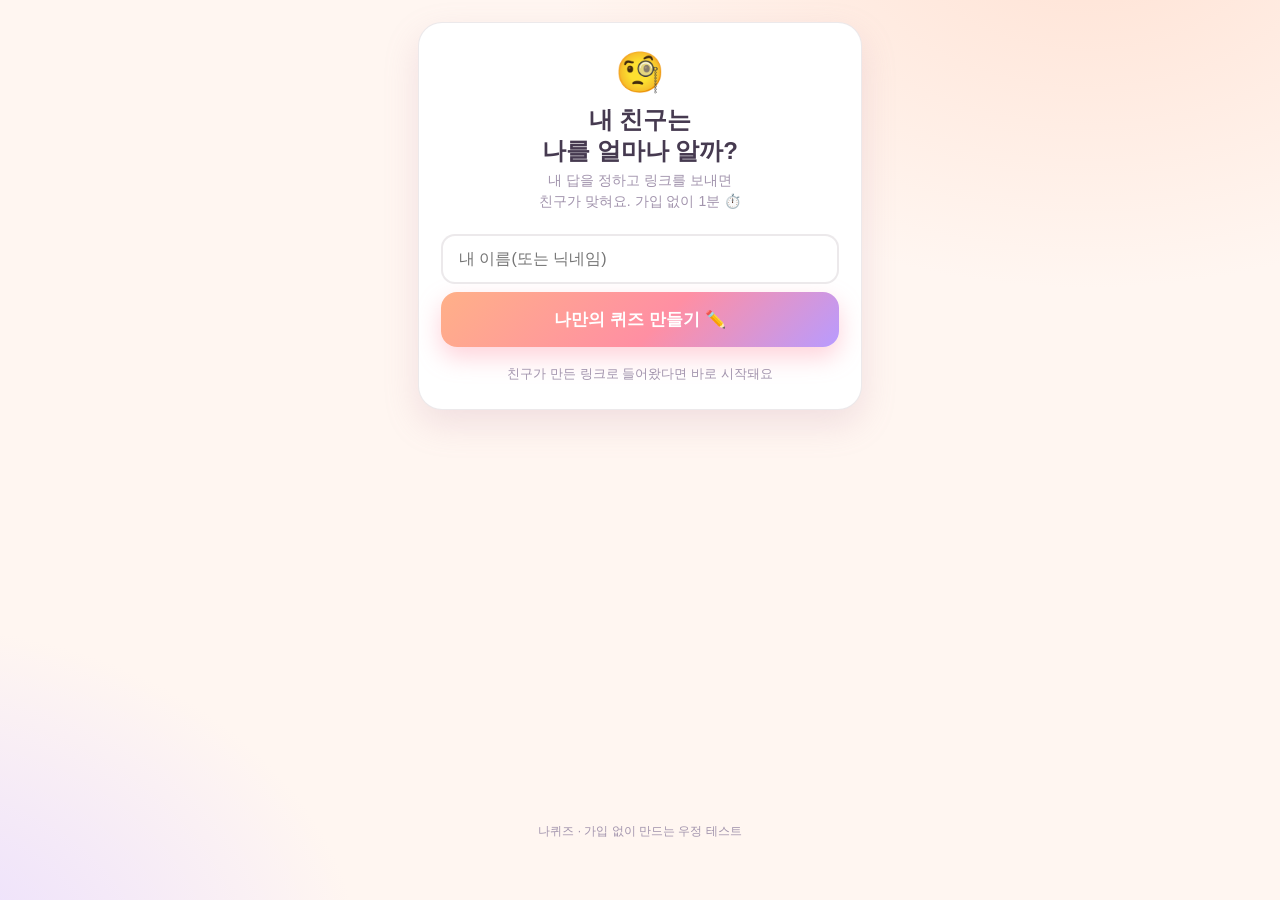
<file: naquiz/index.html>
<!DOCTYPE html>
<html lang="ko">
<head>
<meta charset="UTF-8" />
<meta name="viewport" content="width=device-width, initial-scale=1.0, maximum-scale=1.0" />
<title>너 나 얼마나 알아? · 나퀴즈</title>
<meta property="og:title" content="너 나 얼마나 알아? 🧐" />
<meta property="og:description" content="내 친구가 나를 얼마나 아는지 퀴즈로 확인! 가입 없이 1분." />
<style>
  :root{
    --bg:#fff6f1; --card:#fff; --text:#463a50; --dim:#a294ad;
    --accent:#ff8fa3; --accent2:#b89bff; --line:rgba(74,46,63,.10);
    --grad:linear-gradient(135deg,#ffb088,#ff8fa3 55%,#b89bff);
    --shadow:0 14px 34px rgba(190,140,165,.22);
  }
  *{box-sizing:border-box;margin:0;padding:0;font-family:-apple-system,BlinkMacSystemFont,"Apple SD Gothic Neo","Malgun Gothic",sans-serif}
  body{background:radial-gradient(900px 600px at 85% -8%,#ffe2d4,transparent 60%),radial-gradient(800px 600px at -8% 108%,#e9dcff,transparent 58%),var(--bg);color:var(--text);min-height:100vh}
  .wrap{max-width:480px;margin:0 auto;padding:22px 18px 60px;min-height:100vh;display:flex;flex-direction:column}
  .card{background:var(--card);border:1px solid var(--line);border-radius:24px;padding:26px 22px;box-shadow:var(--shadow);animation:pop .4s cubic-bezier(.2,.9,.3,1.2)}
  @keyframes pop{from{opacity:0;transform:translateY(14px) scale(.97)}to{opacity:1;transform:none}}
  .logo{font-size:40px;text-align:center}
  h1{font-size:24px;text-align:center;margin:8px 0 4px;line-height:1.3}
  .sub{color:var(--dim);text-align:center;font-size:14px;margin-bottom:22px;line-height:1.5}
  .q{font-weight:800;font-size:18px;margin:0 0 14px}
  .qnum{color:var(--accent);font-weight:800}
  .opt{display:block;width:100%;text-align:left;background:#faf6f9;border:2px solid var(--line);border-radius:16px;padding:15px 16px;margin-bottom:10px;font-size:15.5px;color:var(--text);cursor:pointer;transition:.15s}
  .opt:hover{border-color:var(--accent)}
  .opt.sel{background:var(--grad);color:#fff;border-color:transparent;font-weight:700}
  .btn{display:flex;align-items:center;justify-content:center;gap:8px;width:100%;background:var(--grad);color:#fff;font-weight:800;font-size:17px;border:none;border-radius:16px;padding:16px;cursor:pointer;box-shadow:0 10px 24px rgba(255,143,163,.4);transition:.12s}
  .btn:hover{filter:brightness(1.05);transform:translateY(-1px)}
  .btn:disabled{opacity:.4;box-shadow:none;cursor:default}
  .btn.ghost{background:#f3eef7;color:var(--text);box-shadow:none}
  .field{width:100%;border:2px solid var(--line);border-radius:14px;padding:14px 16px;font-size:16px;color:var(--text);margin-bottom:8px}
  .field:focus{outline:none;border-color:var(--accent)}
  .progress{height:8px;background:#f0e8f0;border-radius:99px;overflow:hidden;margin-bottom:18px}
  .bar{height:100%;background:var(--grad);width:0;transition:width .3s}
  .linkbox{display:flex;gap:8px;margin:14px 0}
  .linkbox input{flex:1;min-width:0;border:2px solid var(--line);border-radius:12px;padding:12px;font-size:12px;color:var(--dim)}
  .copy{background:var(--grad);color:#fff;border:none;border-radius:12px;padding:0 16px;font-weight:700;cursor:pointer}
  .score{font-size:64px;font-weight:900;text-align:center;background:var(--grad);-webkit-background-clip:text;background-clip:text;color:transparent;line-height:1.1}
  .tier-emoji{font-size:60px;text-align:center}
  .tier-title{font-size:24px;font-weight:900;text-align:center;margin:4px 0}
  .muted{color:var(--dim);font-size:13px;text-align:center;margin-top:18px}
  .hidden{display:none!important}
  .footer{margin-top:auto;text-align:center;color:var(--dim);font-size:12px;padding-top:24px}
  .review{background:#faf6f9;border:1px solid var(--line);border-radius:12px;padding:12px 14px;margin:8px 0;font-size:14px}
  .review b{color:var(--accent)}
</style>
</head>
<body>
<div class="wrap">

  <!-- 1) 홈/만들기 시작 -->
  <section id="s-home" class="card">
    <div class="logo">🧐</div>
    <h1>내 친구는<br/>나를 얼마나 알까?</h1>
    <p class="sub">내 답을 정하고 링크를 보내면<br/>친구가 맞혀요. 가입 없이 1분 ⏱️</p>
    <input id="name" class="field" maxlength="12" placeholder="내 이름(또는 닉네임)" />
    <button id="start" class="btn">나만의 퀴즈 만들기 ✏️</button>
    <p class="muted">친구가 만든 링크로 들어왔다면 바로 시작돼요</p>
  </section>

  <!-- 2) 만들기(내 답 고르기) -->
  <section id="s-make" class="card hidden">
    <div class="progress"><div id="mbar" class="bar"></div></div>
    <p class="q"><span id="mnum" class="qnum">Q1</span> <span id="mq"></span></p>
    <div id="mopts"></div>
  </section>

  <!-- 3) 공유 -->
  <section id="s-share" class="card hidden">
    <div class="logo">🎉</div>
    <h1>퀴즈 완성!</h1>
    <p class="sub">이 링크를 친구에게 보내고<br/>몇 점 맞히는지 구경하세요 👀</p>
    <div class="linkbox"><input id="link" readonly /><button id="copy" class="copy">복사</button></div>
    <button id="kakao" class="btn">카톡으로 공유하기 💬</button>
    <button id="preview" class="btn ghost" style="margin-top:10px">내 퀴즈 미리 풀어보기</button>
  </section>

  <!-- 4) 풀기 -->
  <section id="s-take" class="card hidden">
    <div class="progress"><div id="tbar" class="bar"></div></div>
    <p id="towner" class="sub" style="margin-bottom:14px"></p>
    <p class="q"><span id="tnum" class="qnum">Q1</span> <span id="tq"></span></p>
    <div id="topts"></div>
  </section>

  <!-- 5) 결과 -->
  <section id="s-result" class="card hidden">
    <div id="remoji" class="tier-emoji"></div>
    <div id="rscore" class="score"></div>
    <div id="rtitle" class="tier-title"></div>
    <p id="rdesc" class="sub"></p>
    <button id="r-make" class="btn">나도 내 퀴즈 만들기 🔥</button>
    <button id="r-share" class="btn ghost" style="margin-top:10px">친구들한테 결과 자랑하기</button>
    <p class="muted">친구마다 점수가 달라요. 누가 1등일까? 🏆</p>
  </section>

  <div class="footer">나퀴즈 · 가입 없이 만드는 우정 테스트</div>
</div>

<script src="quiz-core.js"></script>
<script src="app.js"></script>
</body>
</html>
</file>
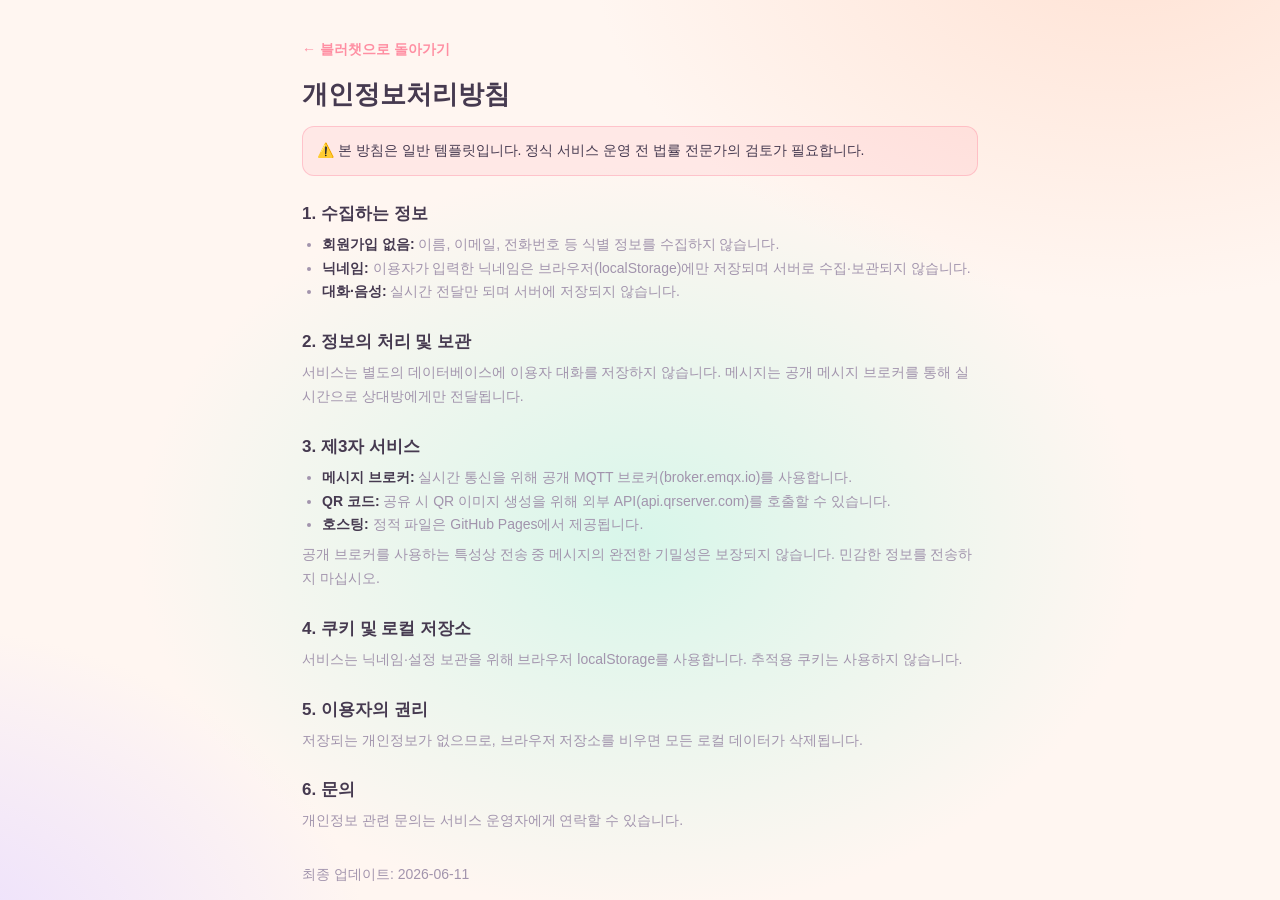
<file: privacy.html>
<!DOCTYPE html>
<html lang="ko">
<head>
  <meta charset="UTF-8" />
  <meta name="viewport" content="width=device-width, initial-scale=1.0" />
  <title>개인정보처리방침 · 블러챗</title>
  <meta name="robots" content="index, follow" />
  <link rel="stylesheet" href="styles.css" />
</head>
<body>
  <main class="legal">
    <a class="legal-back" href="./">← 블러챗으로 돌아가기</a>
    <h1>개인정보처리방침</h1>
    <p class="legal-note">⚠️ 본 방침은 일반 템플릿입니다. 정식 서비스 운영 전 법률 전문가의 검토가 필요합니다.</p>

    <h2>1. 수집하는 정보</h2>
    <ul>
      <li><strong>회원가입 없음:</strong> 이름, 이메일, 전화번호 등 식별 정보를 수집하지 않습니다.</li>
      <li><strong>닉네임:</strong> 이용자가 입력한 닉네임은 브라우저(localStorage)에만 저장되며 서버로 수집·보관되지 않습니다.</li>
      <li><strong>대화·음성:</strong> 실시간 전달만 되며 서버에 저장되지 않습니다.</li>
    </ul>

    <h2>2. 정보의 처리 및 보관</h2>
    <p>서비스는 별도의 데이터베이스에 이용자 대화를 저장하지 않습니다. 메시지는 공개 메시지 브로커를 통해 실시간으로 상대방에게만 전달됩니다.</p>

    <h2>3. 제3자 서비스</h2>
    <ul>
      <li><strong>메시지 브로커:</strong> 실시간 통신을 위해 공개 MQTT 브로커(broker.emqx.io)를 사용합니다.</li>
      <li><strong>QR 코드:</strong> 공유 시 QR 이미지 생성을 위해 외부 API(api.qrserver.com)를 호출할 수 있습니다.</li>
      <li><strong>호스팅:</strong> 정적 파일은 GitHub Pages에서 제공됩니다.</li>
    </ul>
    <p>공개 브로커를 사용하는 특성상 전송 중 메시지의 완전한 기밀성은 보장되지 않습니다. 민감한 정보를 전송하지 마십시오.</p>

    <h2>4. 쿠키 및 로컬 저장소</h2>
    <p>서비스는 닉네임·설정 보관을 위해 브라우저 localStorage를 사용합니다. 추적용 쿠키는 사용하지 않습니다.</p>

    <h2>5. 이용자의 권리</h2>
    <p>저장되는 개인정보가 없으므로, 브라우저 저장소를 비우면 모든 로컬 데이터가 삭제됩니다.</p>

    <h2>6. 문의</h2>
    <p>개인정보 관련 문의는 서비스 운영자에게 연락할 수 있습니다.</p>

    <p class="legal-updated">최종 업데이트: 2026-06-11</p>
  </main>
</body>
</html>
</file>
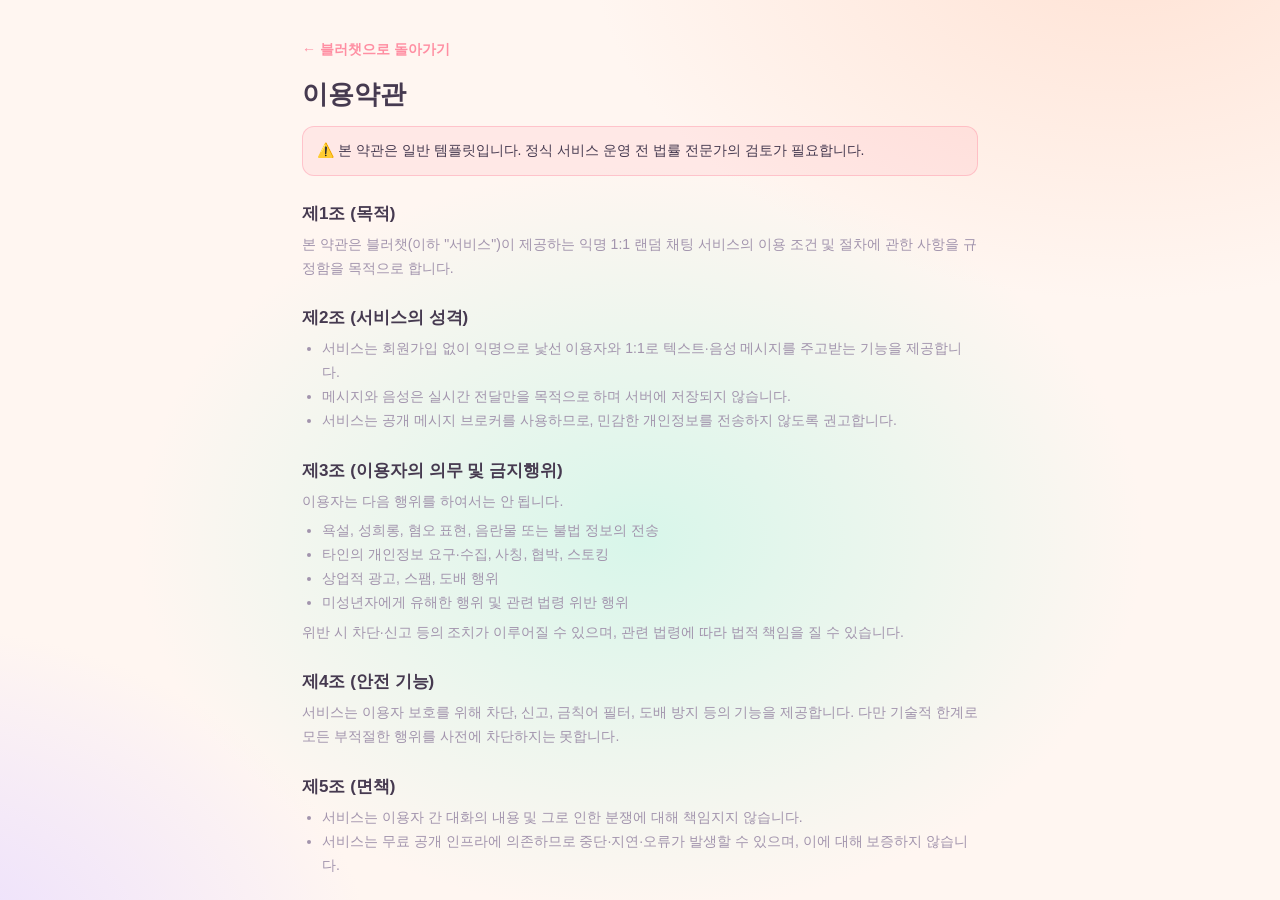
<file: terms.html>
<!DOCTYPE html>
<html lang="ko">
<head>
  <meta charset="UTF-8" />
  <meta name="viewport" content="width=device-width, initial-scale=1.0" />
  <title>이용약관 · 블러챗</title>
  <meta name="robots" content="index, follow" />
  <link rel="stylesheet" href="styles.css" />
</head>
<body>
  <main class="legal">
    <a class="legal-back" href="./">← 블러챗으로 돌아가기</a>
    <h1>이용약관</h1>
    <p class="legal-note">⚠️ 본 약관은 일반 템플릿입니다. 정식 서비스 운영 전 법률 전문가의 검토가 필요합니다.</p>

    <h2>제1조 (목적)</h2>
    <p>본 약관은 블러챗(이하 "서비스")이 제공하는 익명 1:1 랜덤 채팅 서비스의 이용 조건 및 절차에 관한 사항을 규정함을 목적으로 합니다.</p>

    <h2>제2조 (서비스의 성격)</h2>
    <ul>
      <li>서비스는 회원가입 없이 익명으로 낯선 이용자와 1:1로 텍스트·음성 메시지를 주고받는 기능을 제공합니다.</li>
      <li>메시지와 음성은 실시간 전달만을 목적으로 하며 서버에 저장되지 않습니다.</li>
      <li>서비스는 공개 메시지 브로커를 사용하므로, 민감한 개인정보를 전송하지 않도록 권고합니다.</li>
    </ul>

    <h2>제3조 (이용자의 의무 및 금지행위)</h2>
    <p>이용자는 다음 행위를 하여서는 안 됩니다.</p>
    <ul>
      <li>욕설, 성희롱, 혐오 표현, 음란물 또는 불법 정보의 전송</li>
      <li>타인의 개인정보 요구·수집, 사칭, 협박, 스토킹</li>
      <li>상업적 광고, 스팸, 도배 행위</li>
      <li>미성년자에게 유해한 행위 및 관련 법령 위반 행위</li>
    </ul>
    <p>위반 시 차단·신고 등의 조치가 이루어질 수 있으며, 관련 법령에 따라 법적 책임을 질 수 있습니다.</p>

    <h2>제4조 (안전 기능)</h2>
    <p>서비스는 이용자 보호를 위해 차단, 신고, 금칙어 필터, 도배 방지 등의 기능을 제공합니다. 다만 기술적 한계로 모든 부적절한 행위를 사전에 차단하지는 못합니다.</p>

    <h2>제5조 (면책)</h2>
    <ul>
      <li>서비스는 이용자 간 대화의 내용 및 그로 인한 분쟁에 대해 책임지지 않습니다.</li>
      <li>서비스는 무료 공개 인프라에 의존하므로 중단·지연·오류가 발생할 수 있으며, 이에 대해 보증하지 않습니다.</li>
    </ul>

    <h2>제6조 (약관의 변경)</h2>
    <p>서비스는 필요 시 본 약관을 변경할 수 있으며, 변경 사항은 본 페이지에 게시함으로써 효력이 발생합니다.</p>

    <p class="legal-updated">최종 업데이트: 2026-06-11</p>
  </main>
</body>
</html>
</file>
<file: styles.css>
:root {
  --bg: #fff6f1;
  --bg-soft: #ffffff;
  --surface: #ffffff;
  --surface-2: #fbf0f4;
  --border: rgba(74, 46, 63, 0.10);
  --text: #463a50;
  --text-dim: #a294ad;
  --accent: #ff8fa3;
  --accent-2: #b89bff;
  --accent-grad: linear-gradient(135deg, #ffb088 0%, #ff8fa3 52%, #b89bff 100%);
  --bubble-me: linear-gradient(135deg, #ff9e8a 0%, #ff8fa8 100%);
  --bubble-other: #f1ecf7;
  --danger: #ff7088;
  --ok: #43c6a0;
  --shadow: 0 14px 34px rgba(190, 140, 165, 0.22);
  --radius: 20px;
}

* { box-sizing: border-box; margin: 0; padding: 0; }

html, body {
  height: 100%;
}
/* 모바일 브라우저 UI/키보드로 인한 잘림 방지 */
@supports (height: 100dvh) {
  html, body { height: 100dvh; }
}

body {
  font-family: "Pretendard", -apple-system, BlinkMacSystemFont, "Segoe UI", Roboto, "Helvetica Neue", "Apple SD Gothic Neo", "Malgun Gothic", sans-serif;
  background: radial-gradient(1200px 800px at 80% -10%, #1a2240 0%, transparent 60%),
              radial-gradient(1000px 700px at -10% 110%, #2a1840 0%, transparent 55%),
              var(--bg);
  color: var(--text);
  -webkit-font-smoothing: antialiased;
  overflow: hidden;
}

.hidden { display: none !important; }

/* ===== 배경 장식 ===== */
.bg-orbs { position: fixed; inset: 0; overflow: hidden; z-index: 0; pointer-events: none; }
.orb { position: absolute; border-radius: 50%; filter: blur(90px); opacity: 0.5; animation: float 16s ease-in-out infinite; }
.orb-1 { width: 380px; height: 380px; background: #4f6bff; top: -80px; left: -60px; }
.orb-2 { width: 420px; height: 420px; background: #a14fff; bottom: -120px; right: -80px; animation-delay: -5s; }
.orb-3 { width: 300px; height: 300px; background: #2dd4bf; top: 40%; left: 60%; animation-delay: -9s; opacity: 0.3; }
@keyframes float {
  0%, 100% { transform: translate(0, 0) scale(1); }
  50% { transform: translate(30px, -40px) scale(1.08); }
}

/* ===== 입장 화면 ===== */
.join-screen {
  position: relative; z-index: 1;
  height: 100%;
  display: grid; place-items: center;
  padding: 24px;
}

.join-card {
  width: 100%; max-width: 420px;
  background: rgba(17, 23, 41, 0.72);
  backdrop-filter: blur(22px);
  -webkit-backdrop-filter: blur(22px);
  border: 1px solid var(--border);
  border-radius: 26px;
  padding: 36px 30px 28px;
  box-shadow: var(--shadow);
  animation: pop 0.5s cubic-bezier(0.2, 0.9, 0.3, 1.2);
}
@keyframes pop { from { opacity: 0; transform: translateY(18px) scale(0.96); } to { opacity: 1; transform: none; } }

.brand { text-align: center; margin-bottom: 26px; }
.brand-logo {
  width: 68px; height: 68px; margin: 0 auto 12px;
  display: grid; place-items: center;
  font-size: 34px;
  background: var(--accent-grad);
  border-radius: 22px;
  box-shadow: 0 10px 30px rgba(109, 139, 255, 0.45);
  animation: bob 3s ease-in-out infinite;
}
@keyframes bob { 0%,100%{ transform: translateY(0);} 50%{ transform: translateY(-6px);} }
.brand h1 { font-size: 30px; letter-spacing: -0.5px; background: var(--accent-grad); -webkit-background-clip: text; background-clip: text; color: transparent; }
.tagline { color: var(--text-dim); font-size: 14px; margin-top: 6px; }

.join-form { display: flex; flex-direction: column; gap: 16px; }
.field { display: flex; flex-direction: column; gap: 7px; }
.field span { font-size: 13px; color: var(--text-dim); font-weight: 600; padding-left: 4px; }
.field input {
  width: 100%;
  background: var(--surface);
  border: 1px solid var(--border);
  border-radius: 14px;
  padding: 14px 16px;
  color: var(--text);
  font-size: 15px;
  transition: border-color 0.2s, background 0.2s, box-shadow 0.2s;
}
.field input::placeholder { color: #5d6b8c; }
.field input:focus {
  outline: none;
  border-color: var(--accent);
  background: var(--surface-2);
  box-shadow: 0 0 0 4px rgba(109, 139, 255, 0.15);
}

.avatar-preview {
  display: flex; align-items: center; gap: 14px;
  background: var(--surface);
  border: 1px solid var(--border);
  border-radius: 14px;
  padding: 12px 14px;
}
.avatar-bubble {
  width: 46px; height: 46px; flex-shrink: 0;
  border-radius: 50%;
  display: grid; place-items: center;
  font-weight: 700; font-size: 19px; color: #fff;
  background: #444;
}
.avatar-hint { display: flex; flex-direction: column; line-height: 1.4; }
.avatar-hint strong { font-size: 15px; }
.avatar-hint span { font-size: 12px; color: var(--text-dim); }

.btn-primary {
  margin-top: 4px;
  display: flex; align-items: center; justify-content: center; gap: 8px;
  background: var(--accent-grad);
  color: #fff; font-weight: 700; font-size: 16px;
  border: none; border-radius: 14px;
  padding: 15px;
  cursor: pointer;
  transition: transform 0.12s, box-shadow 0.2s, filter 0.2s;
  box-shadow: 0 10px 26px rgba(109, 139, 255, 0.35);
}
.btn-primary:hover { transform: translateY(-2px); filter: brightness(1.06); }
.btn-primary:active { transform: translateY(0); }

.suggestions {
  margin-top: 22px;
  display: flex; flex-wrap: wrap; gap: 8px; align-items: center;
  font-size: 13px; color: var(--text-dim);
}
.chip {
  background: var(--surface); border: 1px solid var(--border);
  color: var(--text); border-radius: 999px;
  padding: 7px 14px; font-size: 13px; cursor: pointer;
  transition: background 0.18s, border-color 0.18s, transform 0.1s;
}
.chip:hover { background: var(--surface-2); border-color: var(--accent); transform: translateY(-1px); }

.footnote { margin-top: 22px; text-align: center; font-size: 12px; color: #5d6b8c; }

/* ===== 채팅 화면 ===== */
.chat-screen {
  position: relative; z-index: 1;
  height: 100%;
  display: flex; flex-direction: column;
  max-width: 820px; margin: 0 auto;
}

.chat-header {
  display: flex; align-items: center; gap: 12px;
  padding: 14px 16px;
  background: rgba(13, 18, 33, 0.7);
  backdrop-filter: blur(20px);
  -webkit-backdrop-filter: blur(20px);
  border-bottom: 1px solid var(--border);
}
.room-meta { flex: 1; min-width: 0; }
.room-meta h2 { font-size: 17px; font-weight: 700; white-space: nowrap; overflow: hidden; text-overflow: ellipsis; }
.presence { display: flex; align-items: center; gap: 7px; font-size: 12.5px; color: var(--text-dim); margin-top: 2px; }
.dot { width: 8px; height: 8px; border-radius: 50%; background: #f59e0b; flex-shrink: 0; transition: background 0.3s; }
.dot.online { background: var(--ok); box-shadow: 0 0 8px var(--ok); }
.dot.offline { background: var(--danger); }
.header-actions { display: flex; gap: 4px; }

.icon-btn {
  width: 40px; height: 40px; flex-shrink: 0;
  display: grid; place-items: center;
  background: transparent; border: none; border-radius: 12px;
  color: var(--text-dim); cursor: pointer; font-size: 19px;
  transition: background 0.15s, color 0.15s, transform 0.1s;
}
.icon-btn:hover { background: var(--surface-2); color: var(--text); }
.icon-btn:active { transform: scale(0.92); }

/* ===== 메시지 영역 ===== */
.messages {
  flex: 1;
  overflow-y: auto;
  padding: 18px 16px 8px;
  display: flex; flex-direction: column; gap: 4px;
  scroll-behavior: smooth;
}
.messages::-webkit-scrollbar { width: 8px; }
.messages::-webkit-scrollbar-thumb { background: rgba(255,255,255,0.1); border-radius: 8px; }

.msg-row { display: flex; gap: 10px; margin-top: 12px; align-items: flex-end; animation: msgIn 0.28s cubic-bezier(0.2,0.8,0.3,1); }
@keyframes msgIn { from { opacity: 0; transform: translateY(8px); } to { opacity: 1; transform: none; } }
.msg-row.grouped { margin-top: 2px; }

.msg-avatar {
  width: 36px; height: 36px; flex-shrink: 0;
  border-radius: 50%;
  display: grid; place-items: center;
  font-weight: 700; font-size: 14px; color: #fff;
}
.msg-avatar.spacer { background: transparent !important; }

.msg-body { display: flex; flex-direction: column; max-width: 74%; }
.msg-name { font-size: 12.5px; color: var(--text-dim); margin: 0 0 4px 4px; font-weight: 600; }
.bubble {
  background: var(--bubble-other);
  border: 1px solid var(--border);
  padding: 10px 14px;
  border-radius: 16px;
  border-top-left-radius: 5px;
  font-size: 14.5px; line-height: 1.5;
  word-break: break-word; white-space: pre-wrap;
  position: relative;
}
.msg-time { font-size: 10.5px; color: #5d6b8c; margin: 4px 0 0 6px; align-self: flex-start; }

/* 내 메시지 */
.msg-row.me { flex-direction: row-reverse; }
.msg-row.me .msg-body { align-items: flex-end; }
.msg-row.me .bubble {
  background: var(--bubble-me);
  border: none;
  border-top-left-radius: 16px;
  border-top-right-radius: 5px;
  color: #fff;
  box-shadow: 0 4px 14px rgba(109, 139, 255, 0.3);
}
.msg-row.me .msg-time { align-self: flex-end; margin: 4px 6px 0 0; }

/* 시스템 메시지 */
.sys-msg {
  align-self: center;
  background: var(--surface);
  border: 1px solid var(--border);
  color: var(--text-dim);
  font-size: 12.5px;
  padding: 6px 14px;
  border-radius: 999px;
  margin: 10px 0;
}

.empty-state {
  margin: auto; text-align: center; color: var(--text-dim); padding: 30px;
}
.empty-state .big { font-size: 46px; margin-bottom: 12px; }
.empty-state p { font-size: 14px; line-height: 1.6; }

/* ===== 타이핑 표시 ===== */
.typing-indicator {
  display: flex; align-items: center; gap: 8px;
  padding: 2px 20px 6px; font-size: 12.5px; color: var(--text-dim);
  height: 22px;
}
.typing-dots { display: inline-flex; gap: 3px; }
.typing-dots i { width: 6px; height: 6px; border-radius: 50%; background: var(--accent); animation: blink 1.3s infinite both; }
.typing-dots i:nth-child(2) { animation-delay: 0.2s; }
.typing-dots i:nth-child(3) { animation-delay: 0.4s; }
@keyframes blink { 0%, 60%, 100% { opacity: 0.25; transform: translateY(0); } 30% { opacity: 1; transform: translateY(-3px); } }

/* ===== 입력창 ===== */
.composer {
  position: relative;
  display: flex; align-items: center; gap: 8px;
  padding: 12px 14px calc(12px + env(safe-area-inset-bottom));
  background: rgba(13, 18, 33, 0.8);
  backdrop-filter: blur(20px);
  -webkit-backdrop-filter: blur(20px);
  border-top: 1px solid var(--border);
}
#message-input {
  flex: 1;
  background: var(--surface);
  border: 1px solid var(--border);
  border-radius: 999px;
  padding: 13px 18px;
  color: var(--text); font-size: 15px;
  transition: border-color 0.2s, box-shadow 0.2s;
}
#message-input::placeholder { color: #5d6b8c; }
#message-input:focus { outline: none; border-color: var(--accent); box-shadow: 0 0 0 4px rgba(109,139,255,0.13); }

.send-btn {
  width: 46px; height: 46px; flex-shrink: 0;
  display: grid; place-items: center;
  background: var(--accent-grad); color: #fff;
  border: none; border-radius: 50%; cursor: pointer;
  transition: transform 0.12s, filter 0.2s, opacity 0.2s;
  box-shadow: 0 6px 18px rgba(109,139,255,0.4);
}
.send-btn:hover { filter: brightness(1.08); transform: scale(1.05); }
.send-btn:active { transform: scale(0.92); }
.send-btn:disabled { opacity: 0.4; cursor: default; box-shadow: none; }

/* ===== 이모지 패널 ===== */
.emoji-panel {
  position: absolute;
  bottom: calc(100% + 8px); left: 12px;
  width: 280px; max-height: 220px; overflow-y: auto;
  background: rgba(20, 26, 45, 0.96);
  backdrop-filter: blur(18px);
  border: 1px solid var(--border);
  border-radius: 16px;
  padding: 10px;
  display: grid; grid-template-columns: repeat(7, 1fr); gap: 2px;
  box-shadow: var(--shadow);
  animation: pop 0.18s ease;
}
.emoji-panel button {
  background: transparent; border: none; cursor: pointer;
  font-size: 22px; padding: 6px; border-radius: 10px;
  transition: background 0.12s, transform 0.1s;
}
.emoji-panel button:hover { background: var(--surface-2); transform: scale(1.18); }

/* ===== 토스트 ===== */
.toast {
  position: fixed; left: 50%; bottom: 90px;
  transform: translateX(-50%) translateY(20px);
  background: rgba(20, 26, 45, 0.96);
  border: 1px solid var(--border);
  color: var(--text);
  padding: 12px 22px; border-radius: 999px;
  font-size: 14px; font-weight: 600;
  box-shadow: var(--shadow);
  opacity: 0; pointer-events: none;
  transition: opacity 0.25s, transform 0.25s;
  z-index: 50;
}
.toast.show { opacity: 1; transform: translateX(-50%) translateY(0); }

/* ===== 공유 모달 ===== */
.modal-overlay {
  position: fixed; inset: 0; z-index: 60;
  background: rgba(5, 8, 16, 0.66);
  backdrop-filter: blur(6px);
  display: grid; place-items: center;
  padding: 20px;
  animation: fadeIn 0.2s ease;
}
@keyframes fadeIn { from { opacity: 0; } to { opacity: 1; } }
.modal-card {
  position: relative;
  width: 100%; max-width: 380px;
  background: rgba(19, 26, 43, 0.97);
  border: 1px solid var(--border);
  border-radius: 22px;
  padding: 26px 24px 22px;
  box-shadow: var(--shadow);
  animation: pop 0.32s cubic-bezier(0.2, 0.9, 0.3, 1.2);
  text-align: center;
}
.modal-close {
  position: absolute; top: 12px; right: 14px;
  background: none; border: none; color: var(--text-dim);
  font-size: 28px; line-height: 1; cursor: pointer;
}
.modal-close:hover { color: var(--text); }
.modal-card h3 { font-size: 20px; margin-bottom: 6px; }
.modal-sub { font-size: 13.5px; color: var(--text-dim); margin-bottom: 18px; }
.modal-sub strong { color: var(--accent); }

.qr-wrap {
  width: 176px; height: 176px; margin: 0 auto 18px;
  background: #fff; border-radius: 16px;
  display: grid; place-items: center;
  box-shadow: 0 8px 22px rgba(0,0,0,0.3);
}
.qr-wrap img { display: block; border-radius: 8px; }

.link-box {
  display: flex; gap: 8px; margin-bottom: 16px;
}
.link-box input {
  flex: 1; min-width: 0;
  background: var(--surface); border: 1px solid var(--border);
  border-radius: 12px; padding: 11px 13px;
  color: var(--text); font-size: 13px;
}
.link-box input:focus { outline: none; border-color: var(--accent); }
.copy-btn {
  background: var(--accent-grad); color: #fff; font-weight: 700;
  border: none; border-radius: 12px; padding: 11px 16px;
  cursor: pointer; font-size: 14px; white-space: nowrap;
  transition: filter 0.15s, transform 0.1s;
}
.copy-btn:hover { filter: brightness(1.08); }
.copy-btn:active { transform: scale(0.95); }
.copy-btn.wide { width: 100%; margin-top: 8px; }

.share-targets {
  display: grid; grid-template-columns: repeat(4, 1fr); gap: 8px;
  margin-bottom: 18px;
}
.share-target {
  display: flex; flex-direction: column; align-items: center; gap: 6px;
  background: var(--surface); border: 1px solid var(--border);
  border-radius: 14px; padding: 12px 4px; cursor: pointer;
  color: var(--text-dim); font-size: 11.5px;
  transition: background 0.15s, transform 0.1s, border-color 0.15s;
}
.share-target:hover { background: var(--surface-2); border-color: var(--accent); transform: translateY(-2px); }
.st-icon {
  width: 38px; height: 38px; border-radius: 50%;
  display: grid; place-items: center;
  font-size: 18px; font-weight: 800; color: #fff;
}

.invite-msg { text-align: left; }
.invite-msg-label { font-size: 12px; color: var(--text-dim); font-weight: 600; padding-left: 2px; }
.invite-msg textarea {
  width: 100%; margin-top: 6px;
  background: var(--surface); border: 1px solid var(--border);
  border-radius: 12px; padding: 11px 13px;
  color: var(--text); font-size: 13px; line-height: 1.5;
  resize: none; font-family: inherit;
}
.invite-msg textarea:focus { outline: none; border-color: var(--accent); }

@media (max-width: 480px) {
  .join-card { padding: 30px 22px 24px; }
  .msg-body { max-width: 80%; }
}

/* ============ 랜덤 매칭 추가 스타일 ============ */
.ghost-link {
  display: block; width: 100%; margin-top: 14px;
  background: none; border: none; color: var(--accent);
  font-size: 13.5px; font-weight: 600; cursor: pointer; padding: 6px;
}
.ghost-link:hover { text-decoration: underline; }

.btn-ghost {
  background: var(--surface); border: 1px solid var(--border);
  color: var(--text); border-radius: 12px; padding: 12px 22px;
  font-size: 14px; font-weight: 600; cursor: pointer; margin-top: 12px;
  transition: background 0.15s, transform 0.1s;
}
.btn-ghost:hover { background: var(--surface-2); }
.btn-ghost:active { transform: scale(0.97); }

/* 매칭 중 화면 */
.search-screen {
  position: relative; z-index: 1; height: 100%;
  display: grid; place-items: center; padding: 24px; text-align: center;
}
.search-inner { display: flex; flex-direction: column; align-items: center; }
.search-inner h2 { font-size: 22px; margin-bottom: 8px; }
.search-inner p { color: var(--text-dim); font-size: 14px; max-width: 320px; line-height: 1.6; }
.radar { position: relative; width: 160px; height: 160px; margin-bottom: 28px; display: grid; place-items: center; }
.radar-ring {
  position: absolute; inset: 0; margin: auto; width: 60px; height: 60px;
  border: 2px solid var(--accent); border-radius: 50%;
  animation: radar 2.4s cubic-bezier(0.2,0.6,0.4,1) infinite; opacity: 0;
}
.radar-ring:nth-child(2) { animation-delay: 0.8s; }
.radar-ring:nth-child(3) { animation-delay: 1.6s; }
@keyframes radar {
  0% { transform: scale(0.3); opacity: 0.8; }
  100% { transform: scale(2.6); opacity: 0; }
}
.radar-core {
  width: 64px; height: 64px; border-radius: 50%;
  background: var(--accent-grad); display: grid; place-items: center;
  font-size: 28px; box-shadow: 0 8px 26px rgba(109,139,255,0.5);
  animation: bob 2.6s ease-in-out infinite; z-index: 1;
}

/* 다음 상대 버튼 */
.next-btn {
  background: var(--surface-2); border: 1px solid var(--border);
  color: var(--text); border-radius: 999px; padding: 9px 14px;
  font-size: 13px; font-weight: 700; cursor: pointer; white-space: nowrap;
  transition: background 0.15s, border-color 0.15s, transform 0.1s;
}
.next-btn:hover { background: var(--accent); border-color: var(--accent); color: #fff; }
.next-btn:active { transform: scale(0.95); }

/* 음성 메시지 버블 */
.voice-bubble { display: flex; align-items: center; gap: 10px; min-width: 170px; }
.voice-play {
  width: 34px; height: 34px; flex-shrink: 0; border-radius: 50%;
  border: none; cursor: pointer; font-size: 13px;
  background: rgba(255,255,255,0.22); color: inherit;
  display: grid; place-items: center;
}
.msg-row.me .voice-play { background: rgba(255,255,255,0.28); color: #fff; }
.voice-wave { display: flex; align-items: center; gap: 2px; flex: 1; height: 24px; }
.voice-wave i {
  width: 3px; border-radius: 2px; background: currentColor; opacity: 0.55;
  height: 30%;
}
.voice-wave i:nth-child(odd) { height: 70%; }
.voice-wave i:nth-child(3n) { height: 100%; }
.voice-wave i:nth-child(3n+1) { height: 45%; }
.voice-bubble.playing .voice-wave i { animation: wave 0.9s ease-in-out infinite; }
.voice-wave i:nth-child(2){animation-delay:.1s}.voice-wave i:nth-child(3){animation-delay:.2s}
.voice-wave i:nth-child(4){animation-delay:.3s}.voice-wave i:nth-child(5){animation-delay:.4s}
.voice-wave i:nth-child(6){animation-delay:.5s}.voice-wave i:nth-child(7){animation-delay:.6s}
@keyframes wave { 0%,100%{ transform: scaleY(0.5);} 50%{ transform: scaleY(1.2);} }
.voice-dur { font-size: 12px; opacity: 0.85; flex-shrink: 0; }

/* 녹음 바 */
.recording-bar {
  display: flex; flex-direction: column; gap: 10px;
  padding: 12px 16px calc(12px + env(safe-area-inset-bottom));
  background: rgba(13, 18, 33, 0.9); border-top: 1px solid var(--border);
}
.rec-fx { display: flex; gap: 6px; justify-content: center; flex-wrap: wrap; }
.fx-chip {
  background: var(--surface); border: 1px solid var(--border); color: var(--text-dim);
  border-radius: 999px; padding: 7px 13px; font-size: 13px; font-weight: 600; cursor: pointer;
  transition: background 0.15s, border-color 0.15s, color 0.15s, transform 0.1s;
}
.fx-chip:hover { background: var(--surface-2); }
.fx-chip:active { transform: scale(0.95); }
.fx-chip.active { background: var(--accent-grad); color: #fff; border-color: transparent; box-shadow: 0 4px 12px rgba(109,139,255,0.35); }
.rec-row { display: flex; align-items: center; gap: 12px; }
.rec-cancel, .rec-send {
  width: 42px; height: 42px; flex-shrink: 0; border-radius: 50%;
  border: none; cursor: pointer; font-size: 18px; font-weight: 700;
  display: grid; place-items: center; transition: transform 0.1s, filter 0.15s;
}
.rec-cancel { background: var(--surface-2); color: var(--text-dim); }
.rec-cancel:hover { color: var(--danger); }
.rec-send { background: var(--accent-grad); color: #fff; box-shadow: 0 6px 16px rgba(109,139,255,0.4); }
.rec-send:hover { filter: brightness(1.1); }
.rec-cancel:active, .rec-send:active { transform: scale(0.9); }
.rec-dot { width: 12px; height: 12px; border-radius: 50%; background: var(--danger); animation: pulse 1s ease-in-out infinite; flex-shrink: 0; }
@keyframes pulse { 0%,100%{ opacity: 1; transform: scale(1);} 50%{ opacity: 0.4; transform: scale(0.8);} }
.rec-time { font-variant-numeric: tabular-nums; font-weight: 700; font-size: 15px; }
.rec-hint { flex: 1; font-size: 12.5px; color: var(--text-dim); }

/* 관리자 배지 */
.admin-badge {
  position: fixed; top: 12px; right: 12px; z-index: 70;
  display: flex; align-items: center; gap: 8px;
  background: rgba(13, 18, 33, 0.92); border: 1px solid var(--border);
  border-radius: 999px; padding: 8px 14px 8px 11px;
  box-shadow: var(--shadow); font-size: 13px; backdrop-filter: blur(12px);
}
.ab-dot { width: 9px; height: 9px; border-radius: 50%; background: var(--ok); box-shadow: 0 0 8px var(--ok); animation: pulse 1.6s ease-in-out infinite; }
.ab-main strong { font-size: 15px; color: var(--ok); }
.ab-sub { color: var(--text-dim); font-size: 11.5px; border-left: 1px solid var(--border); padding-left: 8px; }

/* 상대 나감 / 작은 모달 */
.modal-card.small { max-width: 340px; }
.left-emoji { font-size: 48px; margin-bottom: 8px; animation: bob 2.5s ease-in-out infinite; }
.modal-card.small .btn-primary { margin-top: 16px; }
.modal-card.small .btn-ghost { width: 100%; }

/* 차단 버튼 */
.block-btn { color: var(--danger); border-color: rgba(255, 109, 139, 0.35); }
.block-btn:hover { background: var(--danger); border-color: var(--danger); color: #fff; }

/* 음성 변조 배지 */
.voice-fx-badge {
  display: inline-block; font-size: 11px; font-weight: 700;
  background: rgba(255,255,255,0.18); color: inherit;
  padding: 2px 8px; border-radius: 999px; margin-left: 6px;
}
.msg-row.me .voice-fx-badge { background: rgba(255,255,255,0.26); }

/* 신고 버튼 */
.report-btn { font-size: 17px; }
.report-btn:hover { background: rgba(255, 109, 139, 0.18); }

/* 약관/정책 페이지 */
.legal {
  position: relative; z-index: 1;
  max-width: 720px; margin: 0 auto; padding: 40px 22px 80px;
  height: 100%; overflow-y: auto;
}
.legal-back { display: inline-block; margin-bottom: 18px; color: var(--accent); text-decoration: none; font-size: 14px; font-weight: 600; }
.legal-back:hover { text-decoration: underline; }
.legal h1 { font-size: 26px; margin-bottom: 14px; }
.legal h2 { font-size: 17px; margin: 26px 0 8px; }
.legal p, .legal li { font-size: 14px; line-height: 1.7; color: var(--text-dim); }
.legal ul { padding-left: 20px; margin: 6px 0; }
.legal strong { color: var(--text); }
.legal-note { background: rgba(255,109,139,0.1); border: 1px solid rgba(255,109,139,0.3); border-radius: 12px; padding: 12px 14px; color: var(--text) !important; }
.legal-updated { margin-top: 30px; font-size: 12px; color: #5d6b8c; }

/* 시작화면 푸터 링크 */
.legal-links { margin-top: 12px; text-align: center; font-size: 12px; }
.legal-links a { color: var(--text-dim); text-decoration: none; }
.legal-links a:hover { color: var(--accent); text-decoration: underline; }
.legal-links span { color: #3d4a66; margin: 0 8px; }

/* 백그라운드 대기 안내 */
.search-bg-hint {
  margin-top: 12px; font-size: 12.5px; color: var(--accent) !important;
  background: rgba(109,139,255,0.1); border: 1px solid rgba(109,139,255,0.25);
  border-radius: 999px; padding: 8px 16px; display: inline-block;
}

/* 골든아워 배너 */
.golden-hour {
  margin: 0 0 18px; padding: 11px 14px; border-radius: 14px;
  font-size: 13px; text-align: center; line-height: 1.5;
  background: var(--surface); border: 1px solid var(--border); color: var(--text-dim);
}
.golden-hour b { color: var(--text); font-variant-numeric: tabular-nums; }
.golden-hour.active {
  background: linear-gradient(135deg, rgba(255,140,60,0.18), rgba(255,80,120,0.18));
  border-color: rgba(255,140,60,0.4); color: #ffd9a8;
  animation: glowPulse 2s ease-in-out infinite;
}
.golden-hour.active b { color: #fff; }
@keyframes glowPulse { 0%,100%{ box-shadow: 0 0 0 rgba(255,140,60,0); } 50%{ box-shadow: 0 0 16px rgba(255,140,60,0.35); } }

/* ================================================================
 * 🍑 큐트 파스텔 테마 오버라이드 (하루질문 무드: 밝고 말랑)
 * ================================================================ */
body {
  background:
    radial-gradient(900px 620px at 88% -8%, #ffe2d4 0%, transparent 60%),
    radial-gradient(820px 600px at -8% 108%, #e9dcff 0%, transparent 58%),
    radial-gradient(700px 520px at 50% 60%, #d8f6ea 0%, transparent 72%),
    var(--bg);
  color: var(--text);
}
/* 배경 오브 파스텔로 */
.orb { opacity: 0.55; filter: blur(80px); }
.orb-1 { background: #ffc6ad; }
.orb-2 { background: #ddc6ff; }
.orb-3 { background: #bcf1da; opacity: 0.42; }

/* 다크 글래스 → 화이트 글래스 */
.join-card { background: rgba(255, 255, 255, 0.80); border-radius: 30px; }
.chat-header { background: rgba(255, 255, 255, 0.82); }
.composer { background: rgba(255, 255, 255, 0.85); }
.recording-bar { background: rgba(255, 255, 255, 0.9); }
.modal-card { background: #ffffff; border-radius: 26px; }
.modal-overlay { background: rgba(70, 58, 80, 0.32); }
.emoji-panel { background: rgba(255, 255, 255, 0.97); }
.toast { background: rgba(255, 255, 255, 0.98); color: var(--text); }
.admin-badge { background: rgba(255, 255, 255, 0.94); }
.messages::-webkit-scrollbar-thumb { background: rgba(74, 46, 63, 0.13); }

/* 핑크 글로우로 통일 (기존 파란 그림자 대체) */
.btn-primary { box-shadow: 0 10px 24px rgba(255, 143, 163, 0.40); }
.send-btn { box-shadow: 0 6px 16px rgba(255, 143, 163, 0.45); }
.rec-send { box-shadow: 0 6px 16px rgba(255, 143, 163, 0.45); }
.brand-logo { box-shadow: 0 10px 26px rgba(255, 143, 163, 0.42); }
.radar-core { box-shadow: 0 8px 26px rgba(255, 143, 163, 0.45); }
.fx-chip.active { box-shadow: 0 4px 12px rgba(255, 143, 163, 0.35); }
.msg-row.me .bubble { box-shadow: 0 4px 14px rgba(255, 143, 163, 0.32); }
.field input:focus { box-shadow: 0 0 0 4px rgba(255, 143, 163, 0.16); }
#message-input:focus { box-shadow: 0 0 0 4px rgba(255, 143, 163, 0.16); }

/* 음성 재생 버튼(상대 버블) — 밝은 배경용 */
.voice-play { background: rgba(120, 90, 140, 0.13); }
.msg-row.me .voice-play { background: rgba(255, 255, 255, 0.30); }

/* 백그라운드 대기 안내 — 핑크 톤 */
.search-bg-hint {
  color: var(--accent) !important;
  background: rgba(255, 143, 163, 0.12);
  border-color: rgba(255, 143, 163, 0.28);
}

/* 입력 placeholder 부드럽게 */
.field input::placeholder, #message-input::placeholder { color: #c4b6cc; }
.footnote, .msg-time, .legal-updated { color: #b3a6bd; }

/* 관심사(덕질 주제) 선택 칩 */
.topic-grid { display: flex; flex-wrap: wrap; gap: 7px; }
.topic-chip {
  background: var(--surface); border: 1px solid var(--border); color: var(--text-dim);
  border-radius: 999px; padding: 8px 13px; font-size: 13px; font-weight: 600; cursor: pointer;
  transition: background 0.15s, border-color 0.15s, color 0.15s, transform 0.1s;
}
.topic-chip:hover { background: var(--surface-2); transform: translateY(-1px); }
.topic-chip:active { transform: scale(0.96); }
.topic-chip.active {
  background: var(--accent-grad); color: #fff; border-color: transparent;
  box-shadow: 0 4px 12px rgba(255, 143, 163, 0.35);
}

/* 시작 화면 세로 넘침 방지 */
.join-screen { overflow-y: auto; }
</file>
